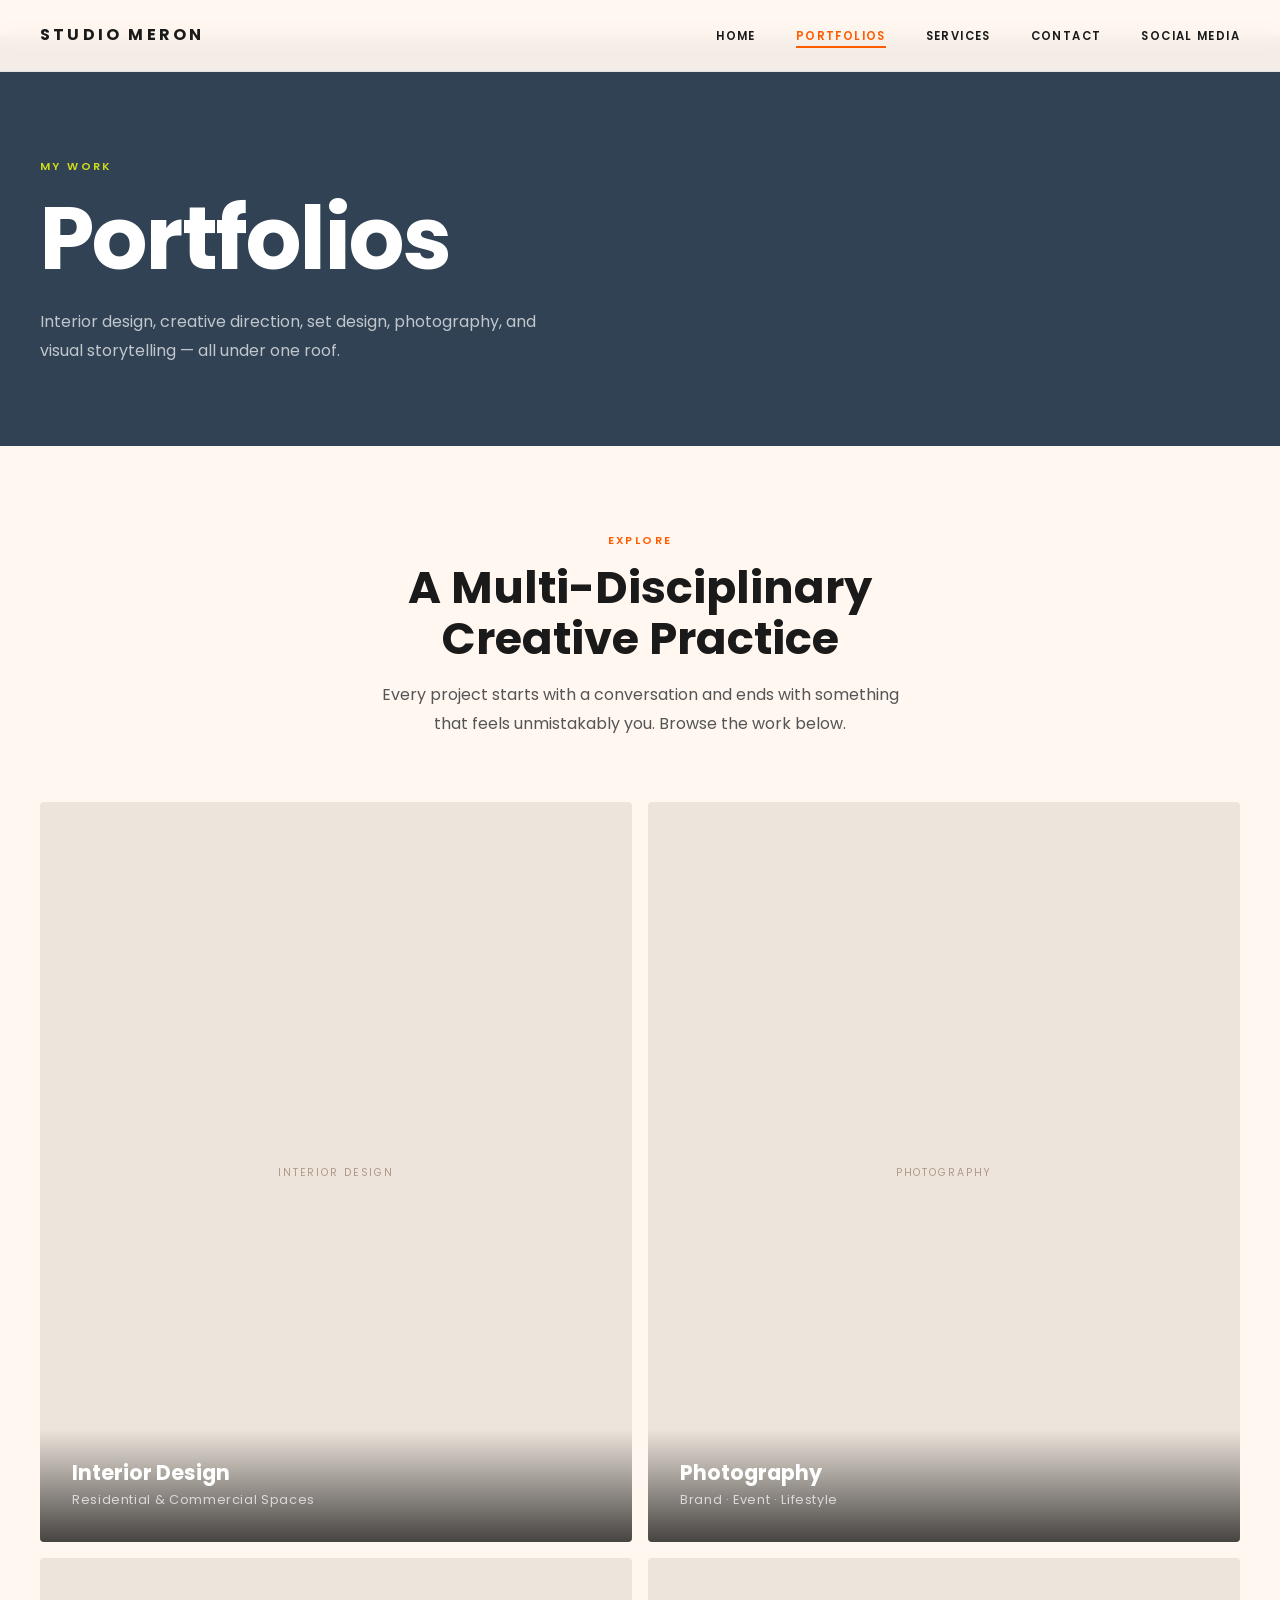
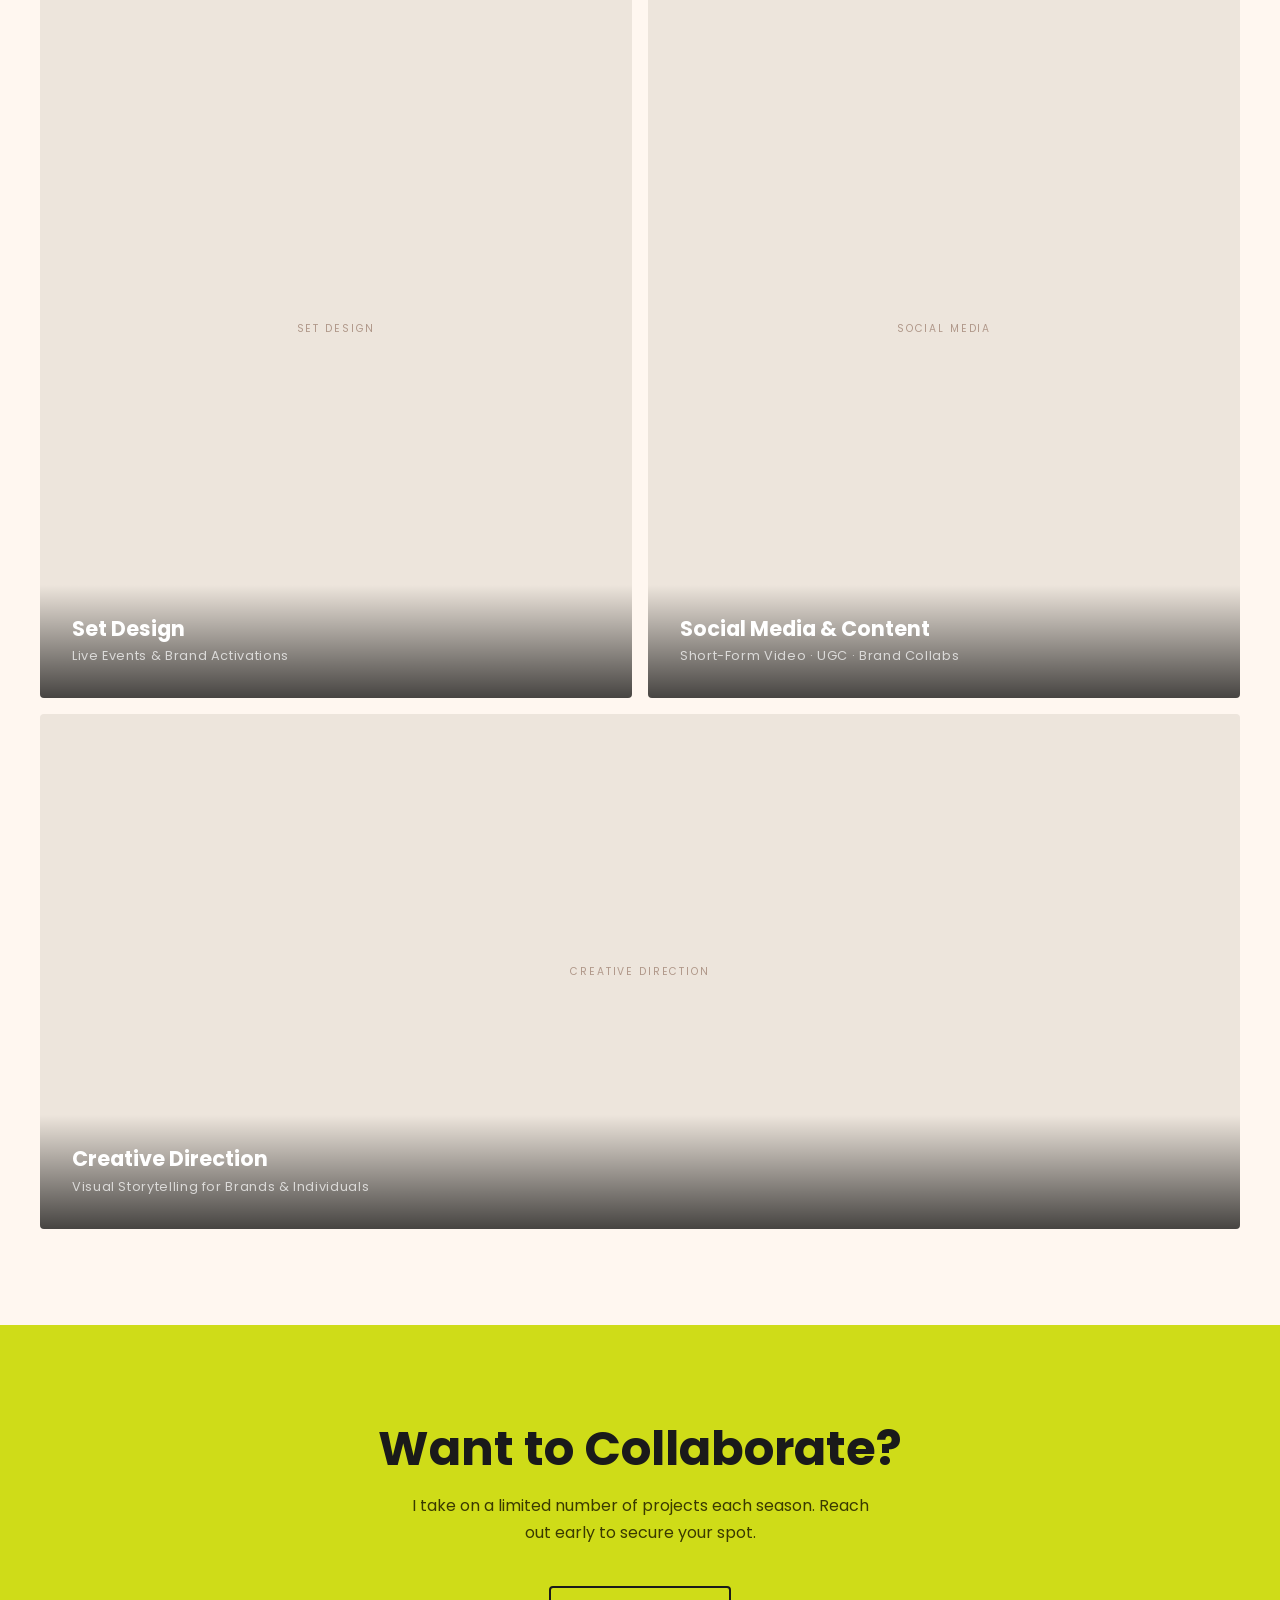
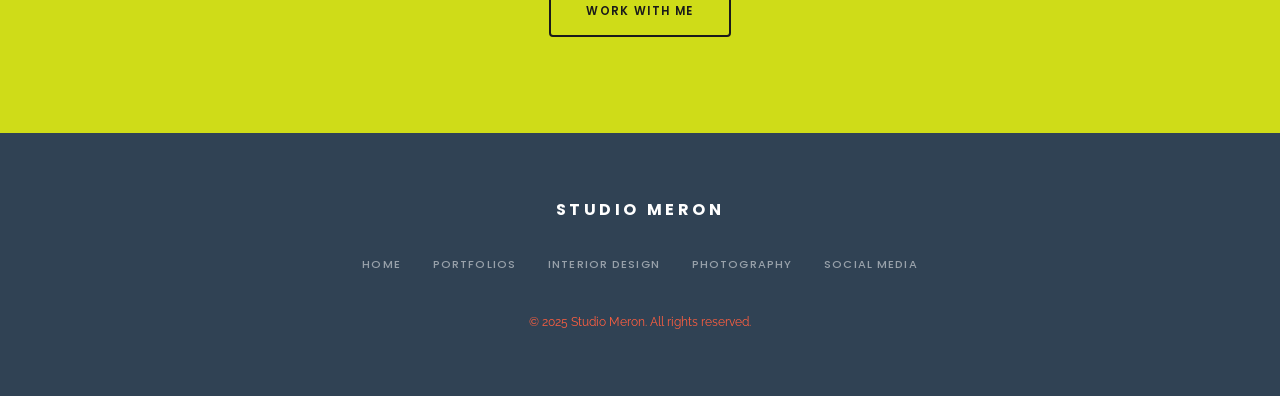
<file: portfolio.html>
<!DOCTYPE html>
<html lang="en">
<head>
  <meta charset="UTF-8">
  <meta name="viewport" content="width=device-width, initial-scale=1.0">
  <title>Portfolios — Interior Design, Set Design & Creative Direction | Studio Meron</title>
  <meta name="description" content="Explore Studio Meron's portfolio featuring interior design, creative direction, set design, photography, and visual storytelling projects for brands and individuals.">
  <link rel="stylesheet" href="css/main.css">
  <style>
    .portfolio-intro {
      max-width: 600px;
      margin: 0 auto;
      text-align: center;
      padding: 5rem 2rem 3rem;
    }

    .portfolio-intro h2 {
      font-size: clamp(1.8rem, 4vw, 2.8rem);
      margin-bottom: 1rem;
    }

    .portfolio-intro p {
      font-size: 1rem;
      color: #555;
      line-height: 1.8;
    }

    /* 2x2 + 1 wide layout */
    .portfolio-layout {
      display: grid;
      grid-template-columns: 1fr 1fr;
      grid-template-rows: auto auto auto;
      gap: 1rem;
      max-width: var(--max-w);
      margin: 0 auto;
    }

    .portfolio-layout .portfolio-card:nth-child(5) {
      grid-column: 1 / -1;
    }

    @media (max-width: 600px) {
      .portfolio-layout { grid-template-columns: 1fr; }
      .portfolio-layout .portfolio-card:nth-child(5) { grid-column: auto; }
    }
  </style>
</head>
<body>

  <!-- ── Navigation ─────────────────────────────────────── -->
  <nav class="nav">
    <div class="nav__inner">
      <a href="index.html" class="nav__logo">Studio Meron</a>
      <ul class="nav__links">
        <li><a href="index.html">Home</a></li>
        <li class="nav__drop">
          <a href="portfolio.html" class="is-active">Portfolios</a>
          <div class="nav__drop-menu">
            <a href="interior-design.html">Interior Design</a>
            <a href="photography.html">Photography</a>
          </div>
        </li>
        <li><a href="index.html#services">Services</a></li>
        <li><a href="index.html#contact">Contact</a></li>
        <li><a href="social-media.html">Social Media</a></li>
      </ul>
      <button class="nav__toggle" aria-label="Toggle navigation" aria-expanded="false">
        <span></span><span></span><span></span>
      </button>
    </div>
  </nav>

  <div class="nav-mobile">
    <a href="index.html">Home</a>
    <a href="portfolio.html">Portfolios</a>
    <a href="interior-design.html">Interior Design</a>
    <a href="photography.html">Photography</a>
    <a href="index.html#services">Services</a>
    <a href="index.html#contact">Contact</a>
    <a href="social-media.html">Social Media</a>
  </div>

  <!-- ── Page Hero ──────────────────────────────────────── -->
  <header class="page-hero">
    <div class="page-hero__inner">
      <span class="eyebrow eyebrow--light">My Work</span>
      <h1>Portfolios</h1>
      <p>Interior design, creative direction, set design, photography, and visual storytelling — all under one roof.</p>
    </div>
  </header>

  <!-- ── Intro ──────────────────────────────────────────── -->
  <div class="portfolio-intro">
    <span class="eyebrow">Explore</span>
    <h2>A Multi-Disciplinary Creative Practice</h2>
    <p>Every project starts with a conversation and ends with something that feels unmistakably you. Browse the work below.</p>
  </div>

  <!-- ── Portfolio Cards ────────────────────────────────── -->
  <section class="section" style="padding-top:1rem;">
    <div class="portfolio-layout">

      <a href="interior-design.html" class="portfolio-card">
        <div class="ph" data-label="Interior Design" style="aspect-ratio:4/5;"></div>
        <div class="portfolio-card__info">
          <h3>Interior Design</h3>
          <p>Residential &amp; Commercial Spaces</p>
        </div>
      </a>

      <a href="photography.html" class="portfolio-card">
        <div class="ph" data-label="Photography" style="aspect-ratio:4/5;"></div>
        <div class="portfolio-card__info">
          <h3>Photography</h3>
          <p>Brand · Event · Lifestyle</p>
        </div>
      </a>

      <a href="index.html#services" class="portfolio-card">
        <div class="ph" data-label="Set Design" style="aspect-ratio:4/5;"></div>
        <div class="portfolio-card__info">
          <h3>Set Design</h3>
          <p>Live Events &amp; Brand Activations</p>
        </div>
      </a>

      <a href="social-media.html" class="portfolio-card">
        <div class="ph" data-label="Social Media" style="aspect-ratio:4/5;"></div>
        <div class="portfolio-card__info">
          <h3>Social Media &amp; Content</h3>
          <p>Short-Form Video · UGC · Brand Collabs</p>
        </div>
      </a>

      <a href="index.html#services" class="portfolio-card">
        <div class="ph" data-label="Creative Direction" style="aspect-ratio:21/9;"></div>
        <div class="portfolio-card__info">
          <h3>Creative Direction</h3>
          <p>Visual Storytelling for Brands &amp; Individuals</p>
        </div>
      </a>

    </div>
  </section>

  <!-- ── CTA ────────────────────────────────────────────── -->
  <section class="cta-section">
    <h2>Want to Collaborate?</h2>
    <p>I take on a limited number of projects each season. Reach out early to secure your spot.</p>
    <a href="mailto:hello@meronsiyoum.com" class="btn">Work With Me</a>
  </section>

  <!-- ── Footer ─────────────────────────────────────────── -->
  <footer class="footer">
    <div class="footer__logo">Studio Meron</div>
    <nav class="footer__links">
      <a href="index.html">Home</a>
      <a href="portfolio.html">Portfolios</a>
      <a href="interior-design.html">Interior Design</a>
      <a href="photography.html">Photography</a>
      <a href="social-media.html">Social Media</a>
    </nav>
    <p class="footer__copy">© 2025 Studio Meron. All rights reserved.</p>
  </footer>

  <script src="js/main.js"></script>
</body>
</html>
</file>
<file: css/main.css>
/* ============================================================
   STUDIO MERON — Global Stylesheet
   ============================================================ */

@import url('https://fonts.googleapis.com/css2?family=Poppins:ital,wght@0,300;0,400;0,500;0,600;0,700;0,800;1,400&family=Raleway:wght@400;500;600;700&display=swap');

/* ── Variables ─────────────────────────────────────────────── */
:root {
  --bg:           #FFF7F0;
  --orange:       #FF5C00;
  --orange-h:     #e05000;
  --lime:         #CFDC18;
  --olive:        #9BB500;
  --brown:        #8B6755;
  --dark:         #304254;
  --text:         #1a1a1a;
  --text-muted:   #8F8F8F;
  --border:       #E2E2E2;
  --white:        #FFFFFF;

  --font:         'Poppins', Arial, Helvetica, sans-serif;
  --font-alt:     'Raleway', Arial, Helvetica, sans-serif;

  --nav-h:        72px;
  --max-w:        1200px;
  --r:            4px;
  --ease:         0.3s ease;
}

/* ── Reset ─────────────────────────────────────────────────── */
*, *::before, *::after { box-sizing: border-box; margin: 0; padding: 0; }

html { scroll-behavior: smooth; }

body {
  font-family: var(--font);
  background: var(--bg);
  color: var(--text);
  line-height: 1.65;
  overflow-x: hidden;
}

img, video { display: block; max-width: 100%; height: auto; }
a { color: inherit; text-decoration: none; }
ul { list-style: none; }
button { font-family: var(--font); }

/* ── Layout Utilities ──────────────────────────────────────── */
.container {
  max-width: var(--max-w);
  margin: 0 auto;
  padding: 0 2rem;
}

.section       { padding: 6rem 2rem; }
.section--sm   { padding: 3rem 2rem; }
.section--dark { background: var(--dark); color: var(--white); }
.section--lime { background: var(--lime); }

.page-top { padding-top: var(--nav-h); }

/* ── Typography ────────────────────────────────────────────── */
h1, h2, h3, h4 { line-height: 1.15; font-weight: 700; }

.eyebrow {
  display: inline-block;
  font-size: 0.68rem;
  font-weight: 600;
  letter-spacing: 0.22em;
  text-transform: uppercase;
  color: var(--orange);
  margin-bottom: 0.75rem;
}

.eyebrow--light { color: var(--lime); }

/* ── Buttons ────────────────────────────────────────────────── */
.btn {
  display: inline-block;
  padding: 0.85rem 2.2rem;
  font-size: 0.72rem;
  font-weight: 600;
  letter-spacing: 0.12em;
  text-transform: uppercase;
  border: 2px solid var(--text);
  color: var(--text);
  background: transparent;
  cursor: pointer;
  transition: background var(--ease), color var(--ease);
  border-radius: var(--r);
}

.btn:hover             { background: var(--text); color: var(--white); }
.btn--white            { border-color: var(--white); color: var(--white); }
.btn--white:hover      { background: var(--white); color: var(--text); }
.btn--orange           { background: var(--orange); border-color: var(--orange); color: var(--white); }
.btn--orange:hover     { background: var(--orange-h); border-color: var(--orange-h); }

/* ── Placeholders ──────────────────────────────────────────── */
.ph {
  background: #ede5dc;
  position: relative;
  display: flex;
  align-items: center;
  justify-content: center;
  width: 100%;
  height: 100%;
  overflow: hidden;
}

.ph::after {
  content: attr(data-label);
  font-size: 0.65rem;
  letter-spacing: 0.18em;
  text-transform: uppercase;
  color: #b0988a;
}

.ph--video {
  background: #1b1b2e;
}

.ph--video::before {
  content: '▶';
  font-size: 2.2rem;
  color: rgba(255,255,255,0.25);
  position: absolute;
  z-index: 1;
}

.ph--video::after { color: rgba(255,255,255,0.18); margin-top: 4rem; }

.ph--tall  { aspect-ratio: 3/4; }
.ph--wide  { aspect-ratio: 4/3; }
.ph--sq    { aspect-ratio: 1/1; }
.ph--16-9  { aspect-ratio: 16/9; }
.ph--9-16  { aspect-ratio: 9/16; }

/* ── Navigation ─────────────────────────────────────────────── */
.nav {
  position: fixed;
  inset: 0 0 auto 0;
  z-index: 200;
  height: var(--nav-h);
  background: rgba(255,247,240,0.95);
  backdrop-filter: blur(8px);
  border-bottom: 1px solid var(--border);
  display: flex;
  align-items: center;
  padding: 0 2rem;
}

.nav__inner {
  max-width: var(--max-w);
  width: 100%;
  margin: 0 auto;
  display: flex;
  align-items: center;
  justify-content: space-between;
}

.nav__logo {
  font-size: 1rem;
  font-weight: 700;
  letter-spacing: 0.2em;
  text-transform: uppercase;
}

.nav__links {
  display: flex;
  align-items: center;
  gap: 2.5rem;
}

.nav__links a {
  font-size: 0.72rem;
  font-weight: 600;
  letter-spacing: 0.12em;
  text-transform: uppercase;
  position: relative;
  transition: color var(--ease);
}

.nav__links a::after {
  content: '';
  position: absolute;
  bottom: -4px;
  left: 0;
  width: 0;
  height: 2px;
  background: var(--orange);
  transition: width var(--ease);
}

.nav__links a:hover,
.nav__links a.is-active { color: var(--orange); }

.nav__links a:hover::after,
.nav__links a.is-active::after { width: 100%; }

/* Dropdown */
.nav__drop { position: relative; }

.nav__drop-menu {
  position: absolute;
  top: calc(100% + 14px);
  left: 50%;
  transform: translateX(-50%);
  background: var(--white);
  border: 1px solid var(--border);
  border-radius: var(--r);
  padding: 0.5rem 0;
  min-width: 190px;
  opacity: 0;
  pointer-events: none;
  transition: opacity var(--ease), transform var(--ease);
  transform-origin: top center;
  transform: translateX(-50%) translateY(-6px);
  box-shadow: 0 8px 30px rgba(0,0,0,0.08);
}

.nav__drop:hover .nav__drop-menu {
  opacity: 1;
  pointer-events: all;
  transform: translateX(-50%) translateY(0);
}

.nav__drop-menu a {
  display: block;
  padding: 0.65rem 1.4rem;
  font-size: 0.72rem;
}

.nav__drop-menu a:hover { background: var(--bg); color: var(--orange); }

/* Mobile toggle */
.nav__toggle {
  display: none;
  flex-direction: column;
  gap: 5px;
  cursor: pointer;
  background: none;
  border: none;
  padding: 4px;
}

.nav__toggle span {
  display: block;
  width: 24px;
  height: 2px;
  background: var(--text);
  transition: transform var(--ease), opacity var(--ease);
}

.nav__toggle.is-open span:nth-child(1) { transform: translateY(7px) rotate(45deg); }
.nav__toggle.is-open span:nth-child(2) { opacity: 0; }
.nav__toggle.is-open span:nth-child(3) { transform: translateY(-7px) rotate(-45deg); }

/* Mobile menu */
.nav-mobile {
  position: fixed;
  top: var(--nav-h);
  left: 0; right: 0;
  background: var(--bg);
  border-bottom: 1px solid var(--border);
  padding: 2rem;
  display: flex;
  flex-direction: column;
  gap: 1.5rem;
  z-index: 199;
  transform: translateY(-110%);
  transition: transform var(--ease);
}

.nav-mobile.is-open { transform: translateY(0); }

.nav-mobile a {
  font-size: 0.8rem;
  font-weight: 600;
  letter-spacing: 0.12em;
  text-transform: uppercase;
}

.nav-mobile a:hover { color: var(--orange); }

/* ── Hero (Home) ─────────────────────────────────────────────── */
.hero {
  position: relative;
  min-height: 100vh;
  display: flex;
  align-items: center;
  justify-content: center;
  overflow: hidden;
}

.hero__bg {
  position: absolute;
  inset: 0;
  z-index: 0;
}

.hero__bg .ph {
  height: 100%;
  border-radius: 0;
}

.hero__bg::after {
  content: '';
  position: absolute;
  inset: 0;
  background: linear-gradient(to bottom, rgba(0,0,0,0.35) 0%, rgba(0,0,0,0.2) 50%, rgba(0,0,0,0.55) 100%);
  z-index: 1;
}

.hero__content {
  position: relative;
  z-index: 2;
  text-align: center;
  color: var(--white);
  padding: calc(var(--nav-h) + 2rem) 2rem 4rem;
  max-width: 800px;
}

.hero__content .eyebrow { color: var(--lime); }

.hero__title {
  font-size: clamp(3.5rem, 10vw, 8rem);
  font-weight: 800;
  letter-spacing: -0.02em;
  line-height: 0.95;
  margin-bottom: 1.5rem;
}

.hero__sub {
  font-size: clamp(0.85rem, 1.5vw, 1rem);
  font-weight: 400;
  letter-spacing: 0.08em;
  color: rgba(255,255,255,0.8);
  margin-bottom: 2.5rem;
}

/* ── About (Home) ───────────────────────────────────────────── */
.about-grid {
  display: grid;
  grid-template-columns: 1fr 1fr;
  gap: 5rem;
  align-items: center;
  max-width: var(--max-w);
  margin: 0 auto;
}

.about-grid h2 {
  font-size: clamp(2rem, 4vw, 3rem);
  margin-bottom: 1.5rem;
}

.about-grid p {
  font-size: 1rem;
  line-height: 1.8;
  color: #444;
  margin-bottom: 2rem;
}

/* ── Services Grid ──────────────────────────────────────────── */
.services-grid {
  display: grid;
  grid-template-columns: repeat(3, 1fr);
  gap: 2rem;
  max-width: var(--max-w);
  margin: 0 auto;
}

.service-card .ph { border-radius: var(--r); margin-bottom: 1.5rem; }

.service-card h3 {
  font-size: 1.1rem;
  margin-bottom: 0.6rem;
  color: var(--white);
}

.service-card p {
  font-size: 0.88rem;
  line-height: 1.7;
  color: rgba(255,255,255,0.65);
  margin-bottom: 1rem;
}

.service-card a {
  font-size: 0.72rem;
  font-weight: 600;
  letter-spacing: 0.1em;
  text-transform: uppercase;
  color: var(--lime);
  transition: color var(--ease);
}

.service-card a:hover { color: var(--white); }

/* ── Gallery Grid ───────────────────────────────────────────── */
.gallery-grid {
  display: grid;
  grid-template-columns: repeat(3, 1fr);
  gap: 0.75rem;
}

.gallery-grid--4 { grid-template-columns: repeat(4, 1fr); }

.gallery-item {
  overflow: hidden;
  border-radius: var(--r);
  cursor: pointer;
}

.gallery-item .ph {
  transition: transform 0.5s ease;
}

.gallery-item:hover .ph { transform: scale(1.04); }

/* ── Gallery Projects (Interior Design) ──────────────────────── */
.gallery-project { margin-bottom: 4rem; }
.gallery-project:last-child { margin-bottom: 0; }

.gallery-project__head { margin-bottom: 1.5rem; }

.gallery-project__head h3 {
  font-size: clamp(1.4rem, 3vw, 2rem);
  letter-spacing: 0.02em;
}

.gallery-project__loc {
  display: block;
  font-size: 0.68rem;
  font-weight: 600;
  letter-spacing: 0.14em;
  text-transform: uppercase;
  color: var(--orange);
  margin-bottom: 0.4rem;
}

.gallery-project__desc {
  max-width: 640px;
  color: #555;
  font-size: 0.95rem;
  line-height: 1.8;
  margin-top: 0.6rem;
}

.gallery-grid--auto {
  display: grid;
  grid-template-columns: repeat(auto-fill, minmax(180px, 1fr));
  gap: 0.75rem;
}

.gallery-item { position: relative; }

.gallery-item img {
  width: 100%;
  height: 100%;
  object-fit: cover;
  aspect-ratio: 3/4;
  border-radius: var(--r);
  transition: transform 0.5s ease;
}

.gallery-item:hover img { transform: scale(1.04); }

.gallery-item__cap {
  margin-top: 0.5rem;
  font-size: 0.78rem;
  color: var(--text-muted);
  line-height: 1.5;
}

.gallery-item--video { display: block; }

.gallery-item--video::before {
  content: '▶';
  position: absolute;
  top: 50%; left: 50%;
  transform: translate(-50%, -50%);
  font-size: 1.6rem;
  color: var(--white);
  text-shadow: 0 2px 10px rgba(0,0,0,0.4);
  z-index: 1;
  pointer-events: none;
}

/* ── Photo Grid (Photography) ────────────────────────────────── */
.photo-grid {
  display: grid;
  grid-template-columns: repeat(4, 1fr);
  gap: 0.6rem;
}

.photo-grid .gallery-item img { aspect-ratio: 3/4; }

/* ── Page Hero ──────────────────────────────────────────────── */
.page-hero {
  background: var(--dark);
  color: var(--white);
  padding: calc(var(--nav-h) + 5rem) 2rem 5rem;
}

.page-hero__inner {
  max-width: var(--max-w);
  margin: 0 auto;
}

.page-hero h1 {
  font-size: clamp(2.8rem, 7vw, 5.5rem);
  letter-spacing: -0.02em;
  margin-bottom: 1.2rem;
}

.page-hero p {
  font-size: 1rem;
  color: rgba(255,255,255,0.7);
  max-width: 520px;
  line-height: 1.8;
}

/* ── Portfolio Overview ─────────────────────────────────────── */
.portfolio-cards {
  display: grid;
  grid-template-columns: repeat(2, 1fr);
  gap: 1.5rem;
  max-width: var(--max-w);
  margin: 0 auto;
}

.portfolio-card {
  position: relative;
  overflow: hidden;
  border-radius: var(--r);
  cursor: pointer;
  display: block;
}

.portfolio-card .ph { transition: transform 0.5s ease; }
.portfolio-card:hover .ph { transform: scale(1.04); }

.portfolio-card__info {
  position: absolute;
  bottom: 0; left: 0; right: 0;
  padding: 2rem;
  background: linear-gradient(to top, rgba(0,0,0,0.7), transparent);
  color: var(--white);
  z-index: 1;
}

.portfolio-card__info h3 { font-size: 1.3rem; margin-bottom: 0.3rem; }

.portfolio-card__info p {
  font-size: 0.8rem;
  color: rgba(255,255,255,0.7);
  letter-spacing: 0.05em;
}

/* ── Portfolio Card images (real photos) ─────────────────────── */
.portfolio-card img {
  width: 100%;
  height: 100%;
  object-fit: cover;
  display: block;
}

.portfolio-cube {
  display: flex;
  align-items: center;
  justify-content: center;
  background: var(--bg);
  border: 1px solid var(--border);
  border-radius: var(--r);
  cursor: pointer;
}

.portfolio-cube img {
  width: 110px;
  height: 110px;
  object-fit: contain;
  transition: transform 0.6s ease;
}

.portfolio-cube:hover img { transform: rotate(20deg) scale(1.1); }

/* ── Contact Form ───────────────────────────────────────────── */
.contact-form {
  max-width: 640px;
  margin: 0 auto;
  display: grid;
  grid-template-columns: 1fr 1fr;
  gap: 1.2rem;
}

.contact-form .field--full { grid-column: 1 / -1; }

.contact-form label {
  display: block;
  font-size: 0.68rem;
  font-weight: 600;
  letter-spacing: 0.1em;
  text-transform: uppercase;
  color: var(--text-muted);
  margin-bottom: 0.4rem;
}

.contact-form input,
.contact-form select,
.contact-form textarea {
  width: 100%;
  padding: 0.8rem 1rem;
  font-family: var(--font);
  font-size: 0.92rem;
  border: 1px solid var(--border);
  border-radius: var(--r);
  background: var(--white);
  color: var(--text);
}

.contact-form textarea { resize: vertical; min-height: 120px; }

.contact-form button {
  justify-self: start;
  margin-top: 0.4rem;
}

.contact-form__success {
  display: none;
  grid-column: 1 / -1;
  padding: 1rem;
  background: var(--lime);
  border-radius: var(--r);
  font-size: 0.85rem;
  font-weight: 600;
  text-align: center;
}

.contact-form.is-submitted .contact-form__success { display: block; }
.contact-form.is-submitted input,
.contact-form.is-submitted select,
.contact-form.is-submitted textarea,
.contact-form.is-submitted button { display: none; }

@media (max-width: 600px) {
  .contact-form { grid-template-columns: 1fr; }
}

/* ── Social Media Bio ───────────────────────────────────────── */
.sm-hero {
  padding: calc(var(--nav-h) + 4rem) 2rem 4rem;
  max-width: var(--max-w);
  margin: 0 auto;
}

.sm-hero__inner {
  display: grid;
  grid-template-columns: 1fr 2fr;
  gap: 4rem;
  align-items: start;
}

.sm-hero__label {
  font-size: clamp(2rem, 5vw, 4rem);
  font-weight: 800;
  letter-spacing: -0.02em;
  line-height: 1.05;
  color: var(--dark);
}

.sm-hero__label em {
  display: block;
  color: var(--orange);
  font-style: normal;
}

.sm-hero__bio p {
  font-size: 1rem;
  line-height: 1.9;
  color: #444;
  margin-bottom: 1.5rem;
}

.sm-hero__tagline {
  font-size: 1.1rem;
  font-style: italic;
  color: var(--brown);
  margin-bottom: 1.5rem;
}

/* Brand mentions */
.brands {
  display: flex;
  flex-wrap: wrap;
  gap: 0.5rem;
  margin-top: 1.5rem;
}

.brand-tag {
  display: inline-block;
  padding: 0.4rem 0.9rem;
  font-size: 0.65rem;
  font-weight: 600;
  letter-spacing: 0.12em;
  text-transform: uppercase;
  border: 1px solid var(--border);
  border-radius: 100px;
  color: var(--text-muted);
}

/* ── Stats Row ──────────────────────────────────────────────── */
.stats-row {
  display: flex;
  gap: 0;
  border-top: 1px solid var(--border);
  border-bottom: 1px solid var(--border);
  margin: 2rem 0 3rem;
  overflow-x: auto;
  scrollbar-width: none;
}

.stats-row::-webkit-scrollbar { display: none; }

.stat {
  text-align: center;
  padding: 1.5rem 1.8rem;
  border-right: 1px solid var(--border);
  flex-shrink: 0;
}

.stat:last-child { border-right: none; }

.stat__num {
  display: block;
  font-size: 1.4rem;
  font-weight: 700;
  color: var(--orange);
}

.stat__label {
  display: block;
  font-size: 0.62rem;
  letter-spacing: 0.12em;
  text-transform: uppercase;
  color: var(--text-muted);
  margin-top: 0.2rem;
}

/* ── Tabs ───────────────────────────────────────────────────── */
.tabs__nav {
  display: flex;
  border-bottom: 2px solid var(--border);
  margin-bottom: 3rem;
  overflow-x: auto;
  scrollbar-width: none;
}

.tabs__nav::-webkit-scrollbar { display: none; }

.tab-btn {
  background: none;
  border: none;
  border-bottom: 2px solid transparent;
  margin-bottom: -2px;
  padding: 1rem 1.5rem;
  font-size: 0.68rem;
  font-weight: 600;
  letter-spacing: 0.15em;
  text-transform: uppercase;
  cursor: pointer;
  color: var(--text-muted);
  white-space: nowrap;
  transition: color var(--ease), border-color var(--ease);
}

.tab-btn:hover { color: var(--text); }

.tab-btn.is-active {
  color: var(--orange);
  border-bottom-color: var(--orange);
}

.tab-panel { display: none; }
.tab-panel.is-active { display: block; }

/* ── Video Grid ─────────────────────────────────────────────── */
.video-grid {
  display: grid;
  grid-template-columns: repeat(4, 1fr);
  gap: 1.2rem;
}

.video-card { cursor: pointer; }

.video-card .ph { border-radius: var(--r); }

.video-card__meta { padding: 0.7rem 0 0; }

.video-card__caption {
  font-size: 0.8rem;
  line-height: 1.55;
  color: var(--text);
  display: -webkit-box;
  -webkit-line-clamp: 2;
  -webkit-box-orient: vertical;
  overflow: hidden;
}

.video-card__views {
  display: inline-block;
  font-size: 0.7rem;
  font-weight: 600;
  color: var(--orange);
  margin-top: 0.35rem;
}

/* ── Contact CTA ────────────────────────────────────────────── */
.cta-section {
  text-align: center;
  background: var(--lime);
  padding: 6rem 2rem;
}

.cta-section h2 {
  font-size: clamp(1.8rem, 4vw, 3rem);
  margin-bottom: 1rem;
  color: var(--text);
}

.cta-section p {
  font-size: 1rem;
  color: #3a3a00;
  max-width: 480px;
  margin: 0 auto 2.5rem;
  line-height: 1.7;
}

/* ── Footer ─────────────────────────────────────────────────── */
.footer {
  background: var(--dark);
  color: var(--white);
  padding: 4rem 2rem;
  text-align: center;
}

.footer__logo {
  font-size: 1rem;
  font-weight: 700;
  letter-spacing: 0.22em;
  text-transform: uppercase;
  margin-bottom: 2rem;
}

.footer__links {
  display: flex;
  justify-content: center;
  flex-wrap: wrap;
  gap: 2rem;
  margin-bottom: 2.5rem;
}

.footer__links a {
  font-size: 0.7rem;
  font-weight: 500;
  letter-spacing: 0.1em;
  text-transform: uppercase;
  color: rgba(255,255,255,0.5);
  transition: color var(--ease);
}

.footer__links a:hover { color: var(--white); }

.footer__copy {
  font-size: 0.72rem;
  font-family: var(--font-alt);
  color: #FF5F40;
}

.footer__social {
  display: flex;
  justify-content: center;
  gap: 1rem;
  margin-bottom: 2rem;
}

.footer__social img { width: 22px; height: 22px; opacity: 0.85; transition: opacity var(--ease); }
.footer__social a:hover img { opacity: 1; }

.footer__email {
  font-size: 0.78rem;
  color: rgba(255,255,255,0.6);
  margin-bottom: 0.5rem;
  display: block;
}

.footer__email:hover { color: var(--white); }

/* ── Responsive ─────────────────────────────────────────────── */
@media (max-width: 900px) {
  .nav__links { display: none; }
  .nav__toggle { display: flex; }

  .about-grid {
    grid-template-columns: 1fr;
    gap: 3rem;
  }

  .services-grid {
    grid-template-columns: 1fr;
    gap: 1.5rem;
  }

  .sm-hero__inner {
    grid-template-columns: 1fr;
    gap: 2rem;
  }

  .portfolio-cards {
    grid-template-columns: 1fr;
  }
}

@media (max-width: 768px) {
  .gallery-grid        { grid-template-columns: repeat(2, 1fr); }
  .gallery-grid--4     { grid-template-columns: repeat(2, 1fr); }
  .video-grid          { grid-template-columns: repeat(2, 1fr); }
  .photo-grid          { grid-template-columns: repeat(2, 1fr); }
  .section             { padding: 4rem 1.5rem; }
  .services-grid       { grid-template-columns: 1fr; }
}

@media (max-width: 480px) {
  .gallery-grid  { grid-template-columns: repeat(2, 1fr); gap: 0.4rem; }
  .video-grid    { grid-template-columns: repeat(2, 1fr); gap: 0.6rem; }
  .photo-grid    { grid-template-columns: repeat(2, 1fr); gap: 0.4rem; }
  .stats-row     { gap: 0; }
  .stat          { padding: 1.2rem 1.2rem; }
}
</file>
